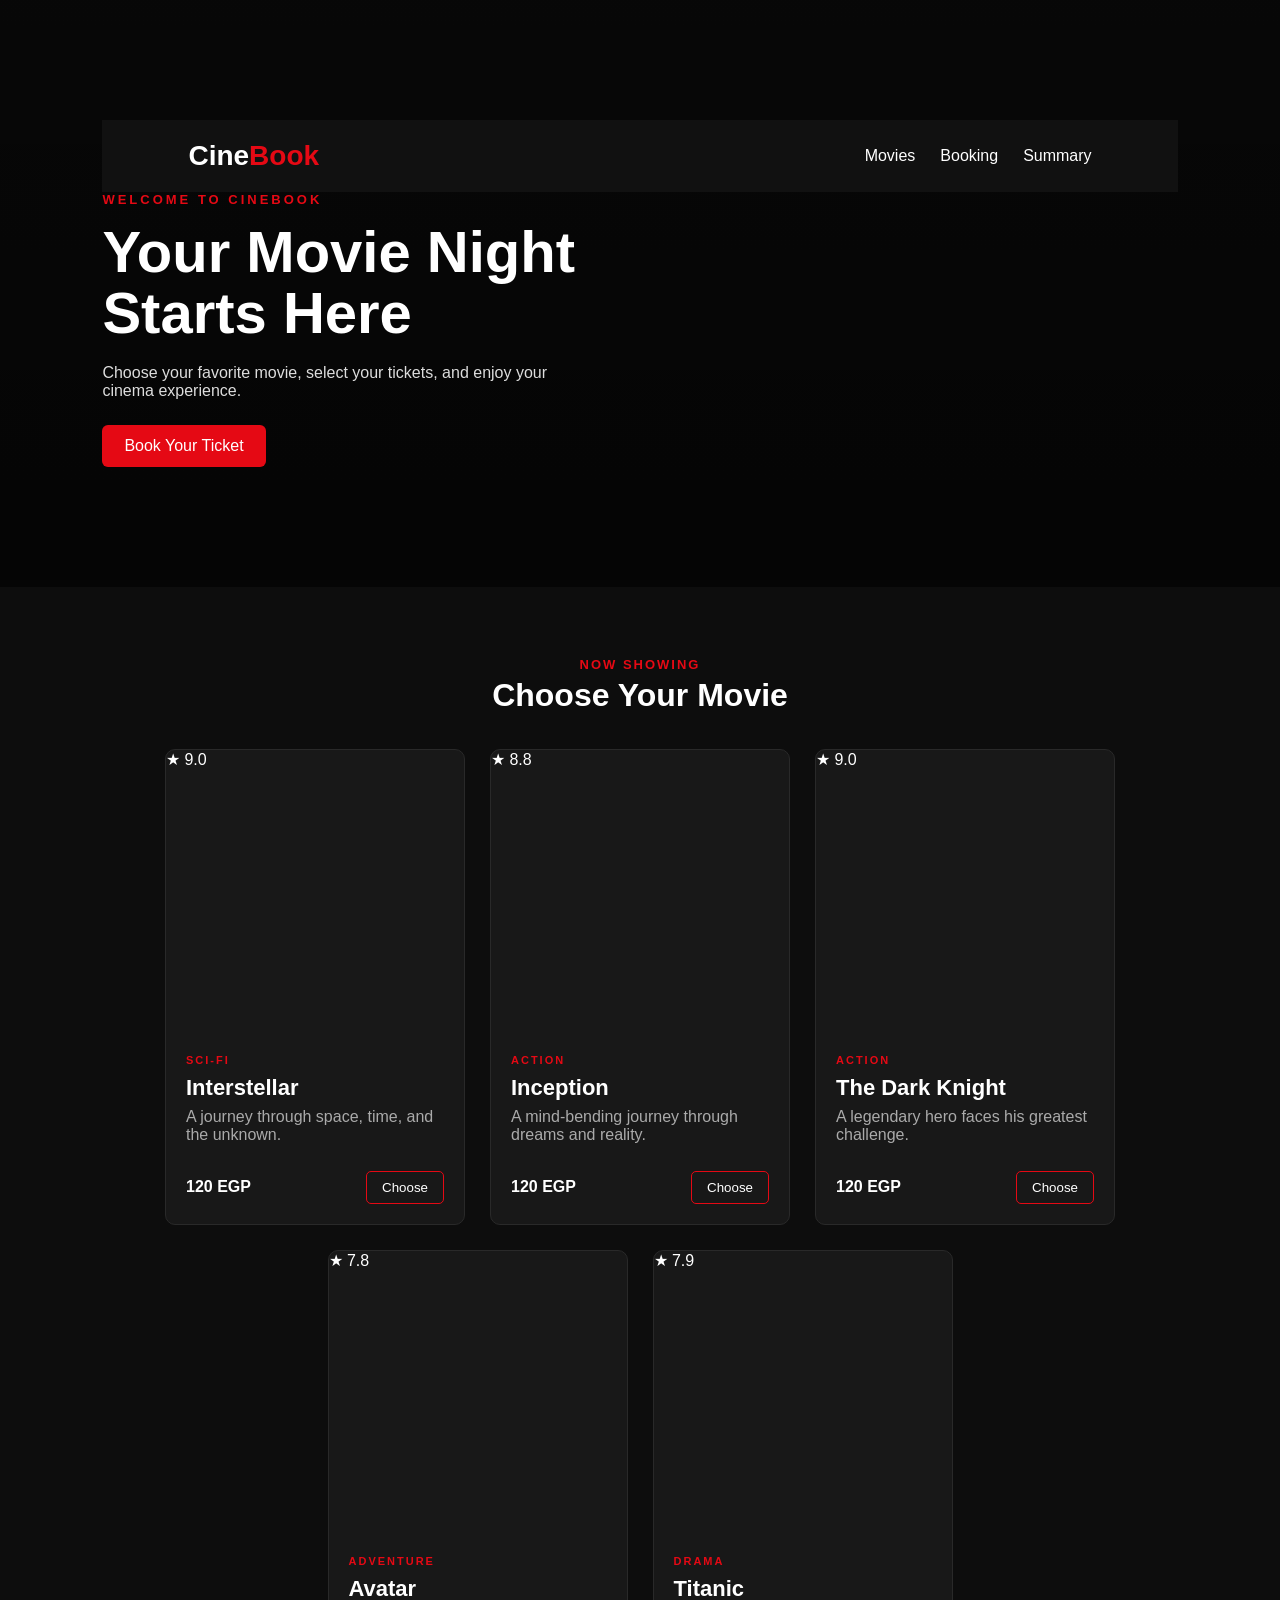
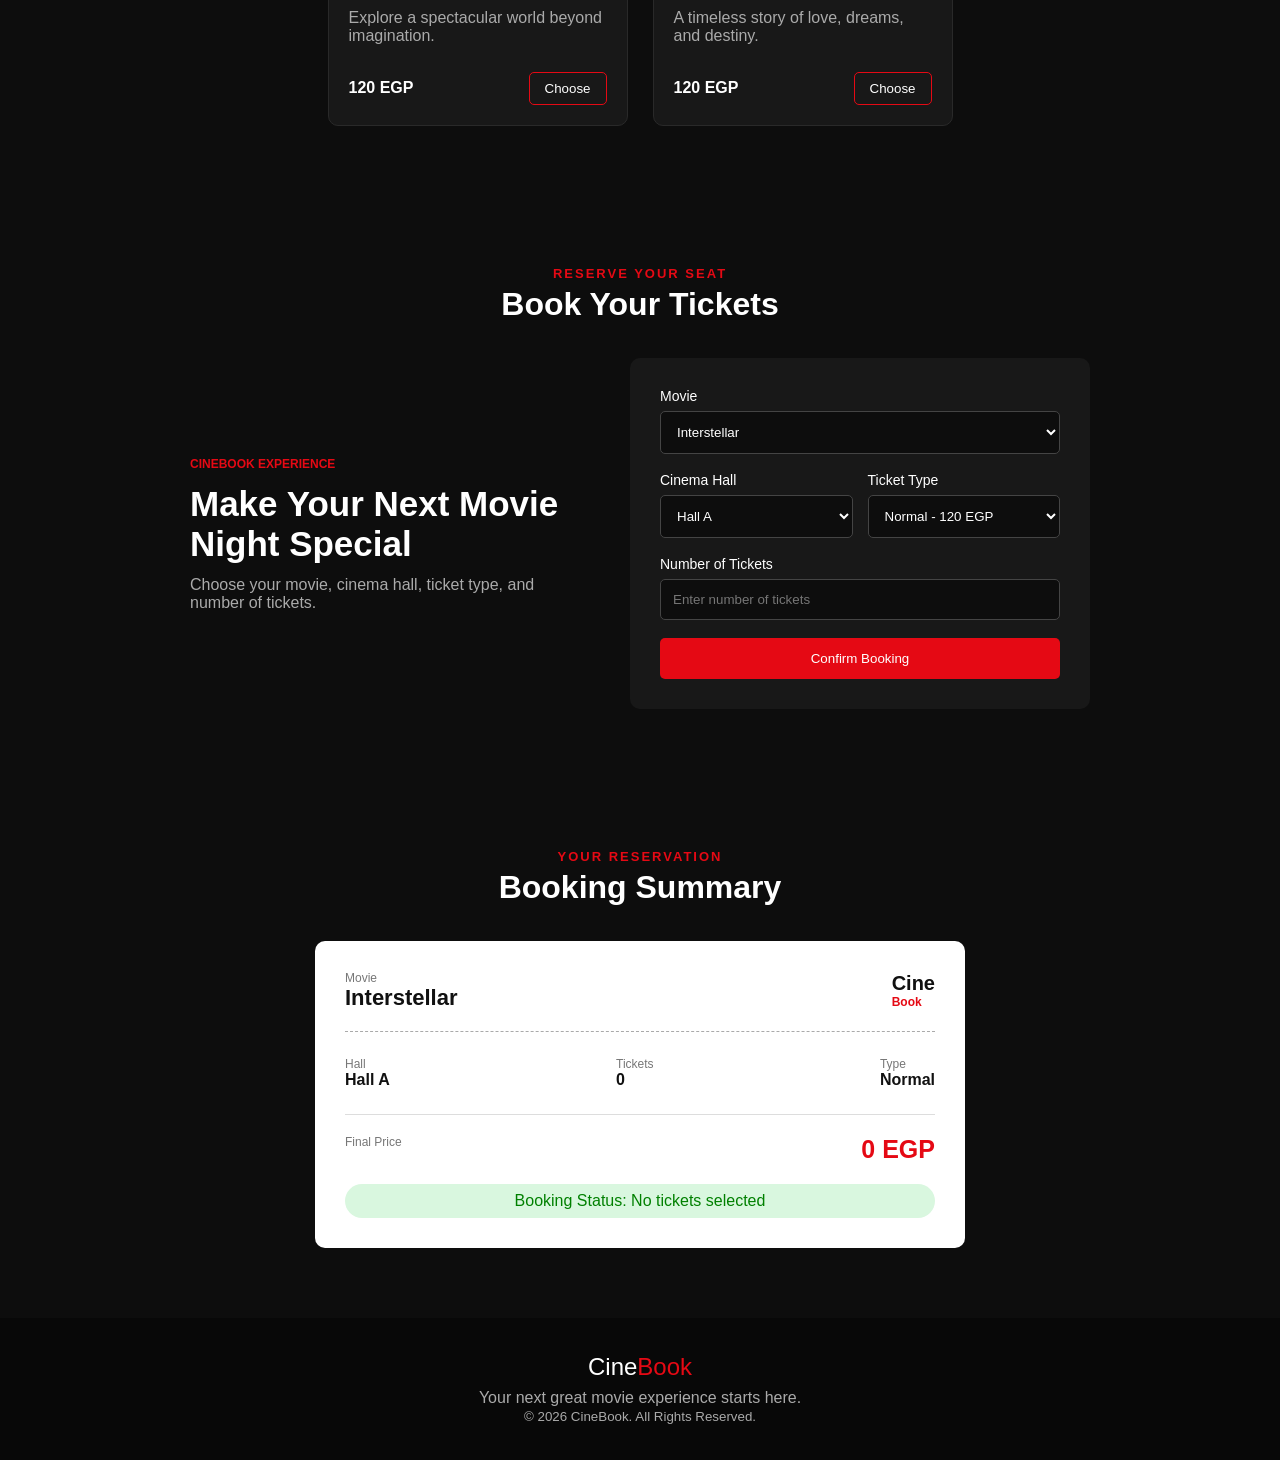
<file: index.html>
<!DOCTYPE html>
<html lang="en">

<head>
    <meta charset="UTF-8">
    <meta name="viewport" content="width=device-width, initial-scale=1.0">

    <title>CineBook - Cinema Booking</title>

    <link rel="stylesheet" href="style.css">
</head>

<body>

    <!-- ==================== HERO ==================== -->

    <header class="hero">

        <nav class="navbar">

            <h1 class="logo">
                Cine<span>Book</span>
            </h1>

            <ul class="nav-links">
                <li><a href="#movies">Movies</a></li>
                <li><a href="#booking">Booking</a></li>
                <li><a href="#summary">Summary</a></li>
            </ul>

        </nav>


        <div class="hero-content">

            <p class="small-title">
                WELCOME TO CINEBOOK
            </p>

            <h2>
                Your Movie Night Starts Here
            </h2>

            <p>
                Choose your favorite movie, select your tickets,
                and enjoy your cinema experience.
            </p>

            <a href="#booking" class="hero-button">
                Book Your Ticket
            </a>

        </div>

    </header>


    <main>

        <!-- ==================== MOVIES ==================== -->

        <section id="movies" class="movies-section">

            <div class="section-heading">

                <p>NOW SHOWING</p>

                <h2>
                    Choose Your Movie
                </h2>

            </div>


            <div class="movies-container">


                <!-- Movie 1 -->

                <article class="movie-card">

                    <div class="movie-image interstellar-image">

                        <span class="rating">
                            ★ 9.0
                        </span>

                    </div>


                    <div class="movie-info">

                        <span class="genre">
                            SCI-FI
                        </span>

                        <h3>
                            Interstellar
                        </h3>

                        <p>
                            A journey through space, time, and the unknown.
                        </p>


                        <div class="movie-bottom">

                            <span>
                                120 EGP
                            </span>

                            <button
                                type="button"
                                class="choose-btn">
                                Choose
                            </button>

                        </div>

                    </div>

                </article>


                <!-- Movie 2 -->

                <article class="movie-card">

                    <div class="movie-image inception-image">

                        <span class="rating">
                            ★ 8.8
                        </span>

                    </div>


                    <div class="movie-info">

                        <span class="genre">
                            ACTION
                        </span>

                        <h3>
                            Inception
                        </h3>

                        <p>
                            A mind-bending journey through dreams and reality.
                        </p>


                        <div class="movie-bottom">

                            <span>
                                120 EGP
                            </span>

                            <button
                                type="button"
                                class="choose-btn">
                                Choose
                            </button>

                        </div>

                    </div>

                </article>


                <!-- Movie 3 -->

                <article class="movie-card">

                    <div class="movie-image dark-knight-image">

                        <span class="rating">
                            ★ 9.0
                        </span>

                    </div>


                    <div class="movie-info">

                        <span class="genre">
                            ACTION
                        </span>

                        <h3>
                            The Dark Knight
                        </h3>

                        <p>
                            A legendary hero faces his greatest challenge.
                        </p>


                        <div class="movie-bottom">

                            <span>
                                120 EGP
                            </span>

                            <button
                                type="button"
                                class="choose-btn">
                                Choose
                            </button>

                        </div>

                    </div>

                </article>


                <!-- Movie 4 -->

                <article class="movie-card">

                    <div class="movie-image avatar-image">

                        <span class="rating">
                            ★ 7.8
                        </span>

                    </div>


                    <div class="movie-info">

                        <span class="genre">
                            ADVENTURE
                        </span>

                        <h3>
                            Avatar
                        </h3>

                        <p>
                            Explore a spectacular world beyond imagination.
                        </p>


                        <div class="movie-bottom">

                            <span>
                                120 EGP
                            </span>

                            <button
                                type="button"
                                class="choose-btn">
                                Choose
                            </button>

                        </div>

                    </div>

                </article>


                <!-- Movie 5 -->

                <article class="movie-card">

                    <div class="movie-image titanic-image">

                        <span class="rating">
                            ★ 7.9
                        </span>

                    </div>


                    <div class="movie-info">

                        <span class="genre">
                            DRAMA
                        </span>

                        <h3>
                            Titanic
                        </h3>

                        <p>
                            A timeless story of love, dreams, and destiny.
                        </p>


                        <div class="movie-bottom">

                            <span>
                                120 EGP
                            </span>

                            <button
                                type="button"
                                class="choose-btn">
                                Choose
                            </button>

                        </div>

                    </div>

                </article>

            </div>

        </section>


        <!-- ==================== BOOKING ==================== -->

        <section id="booking" class="booking-section">

            <div class="section-heading">

                <p>
                    RESERVE YOUR SEAT
                </p>

                <h2>
                    Book Your Tickets
                </h2>

            </div>


            <div class="booking-wrapper">


                <div class="booking-text">

                    <span>
                        CINEBOOK EXPERIENCE
                    </span>

                    <h3>
                        Make Your Next Movie Night Special
                    </h3>

                    <p>
                        Choose your movie, cinema hall,
                        ticket type, and number of tickets.
                    </p>

                </div>


                <form class="booking-form">


                    <!-- Movie -->

                    <div class="form-group">

                        <label for="movie">
                            Movie
                        </label>

                        <select id="movie">

                            <option value="Interstellar">
                                Interstellar
                            </option>

                            <option value="Inception">
                                Inception
                            </option>

                            <option value="The Dark Knight">
                                The Dark Knight
                            </option>

                            <option value="Avatar">
                                Avatar
                            </option>

                            <option value="Titanic">
                                Titanic
                            </option>

                        </select>

                    </div>


                    <!-- Hall + Ticket Type -->

                    <div class="form-row">


                        <!-- Hall -->

                        <div class="form-group">

                            <label for="hall">
                                Cinema Hall
                            </label>

                            <select id="hall">

                                <option value="Hall A">
                                    Hall A
                                </option>

                                <option value="Hall B">
                                    Hall B
                                </option>

                                <option value="VIP Hall">
                                    VIP Hall
                                </option>

                            </select>

                        </div>


                        <!-- Ticket Type -->

                        <div class="form-group">

                            <label for="ticketType">
                                Ticket Type
                            </label>

                            <select id="ticketType">

                                <option value="Normal">
                                    Normal - 120 EGP
                                </option>

                                <option value="VIP">
                                    VIP - 200 EGP
                                </option>

                            </select>

                        </div>

                    </div>


                    <!-- Number of Tickets -->

                    <div class="form-group">

                        <label for="numberOfTickets">
                            Number of Tickets
                        </label>

                        <input
                            type="number"
                            id="numberOfTickets"
                            min="1"
                            placeholder="Enter number of tickets"
                        >

                    </div>


                    <!-- Submit -->

                    <button
                        class="book-button"
                        type="submit">

                        Confirm Booking

                    </button>

                </form>

            </div>

        </section>


        <!-- ==================== SUMMARY ==================== -->

        <section id="summary" class="summary-section">


            <div class="section-heading">

                <p>
                    YOUR RESERVATION
                </p>

                <h2>
                    Booking Summary
                </h2>

            </div>


            <div class="ticket-card">


                <!-- Movie -->

                <div class="ticket-header">

                    <div>

                        <span>
                            Movie
                        </span>

                        <strong>
                            Interstellar
                        </strong>

                    </div>


                    <div class="ticket-logo">

                        Cine<span>Book</span>

                    </div>

                </div>


                <!-- Details -->

                <div class="ticket-details">


                    <div>

                        <span>
                            Hall
                        </span>

                        <strong>
                            Hall A
                        </strong>

                    </div>


                    <div>

                        <span>
                            Tickets
                        </span>

                        <strong>
                            0
                        </strong>

                    </div>


                    <div>

                        <span>
                            Type
                        </span>

                        <strong>
                            Normal
                        </strong>

                    </div>

                </div>


                <!-- Price -->

                <div class="ticket-price">

                    <span>
                        Final Price
                    </span>

                    <strong>
                        0 EGP
                    </strong>

                </div>


                <!-- Status -->

                <div class="status">

                    Booking Status: No tickets selected

                </div>

            </div>

        </section>

    </main>


    <!-- ==================== FOOTER ==================== -->

    <footer>

        <div class="footer-logo">

            Cine<span>Book</span>

        </div>

        <p>
            Your next great movie experience starts here.
        </p>

        <small>
            © 2026 CineBook. All Rights Reserved.
        </small>

    </footer>


    <!-- JavaScript -->

    <script src="script.js"></script>

</body>

</html>
</file>
<file: style.css>
* {
  margin: 0;
  padding: 0;
  box-sizing: border-box;
  }

body {
font-family: Arial, sans-serif;
background: #0d0d0d;
color: white;
}

/* Navbar */

.navbar {
display: flex;
justify-content: space-between;
align-items: center;
padding: 20px 8%;
background: #111;
}

.logo {
font-size: 28px;
color: white;
}

.logo span {
color: #e50914;
}

.nav-links {
display: flex;
gap: 25px;
list-style: none;
}

.nav-links a {
color: white;
text-decoration: none;
transition: 0.3s;
}

.nav-links a:hover {
color: #e50914;
}

/* Hero */

.hero {
min-height: 550px;
padding: 120px 8%;


background:
    linear-gradient(
        rgba(0, 0, 0, 0.45),
        rgba(0, 0, 0, 0.65)
    ),
    url("https://images.unsplash.com/photo-1489599849927-2ee91cede3ba?w=1400")
    center / cover;


}

.hero-content {
max-width: 650px;
}

.small-title {
color: #e50914;
font-size: 13px;
font-weight: bold;
letter-spacing: 3px;
margin-bottom: 15px;
}

.hero h2 {
font-size: 58px;
line-height: 1.05;
margin-bottom: 20px;
}

.hero-content > p:not(.small-title) {
color: #ddd;
max-width: 500px;
margin-bottom: 25px;
}

.hero-button {
display: inline-block;
background: #e50914;
color: white;
padding: 12px 22px;
text-decoration: none;
border-radius: 6px;
transition: 0.3s;
}

.hero-button:hover {
background: #b80710;
transform: translateY(-2px);
}

/* Sections */

section {
padding: 70px 8%;
}

.section-heading {
text-align: center;
margin-bottom: 35px;
}

.section-heading p {
color: #e50914;
font-size: 13px;
font-weight: bold;
letter-spacing: 2px;
}

.section-heading h2 {
font-size: 32px;
margin-top: 5px;
}

/* Movie Cards */

.movies-container {
display: flex;
justify-content: center;
gap: 25px;
flex-wrap: wrap;
}

.movie-card {
width: 300px;
background: #181818;
border-radius: 10px;
overflow: hidden;
border: 1px solid #292929;
transition: 0.3s;
}

.movie-card:hover {
transform: translateY(-8px);
border-color: #e50914;
box-shadow: 0 15px 30px rgba(0, 0, 0, 0.4);
}

.movie-image {
height: 280px;
background-size: cover;
background-position: center;
transition: 0.4s;
}

.movie-card:hover .movie-image {
transform: scale(1.05);
}

/* Movie Images */

.interstellar-image {
background-image: url("https://images.unsplash.com/photo-1446776811953-b23d57bd21aa?w=600");
}

.inception-image {
background-image: url("https://images.unsplash.com/photo-1519608487953-e999c86e7455?w=600");
}

.dark-knight-image {
background-image: url("https://images.unsplash.com/photo-1485846234645-a62644f84728?w=600");
}

.avatar-image {
background-image: url("https://images.unsplash.com/photo-1448375240586-882707db888b?w=600");
}

.titanic-image {
background-image: url("https://images.unsplash.com/photo-1518834107812-67b0b7c58434?w=600");
}

/* Movie Information */

.movie-info {
padding: 20px;
}

.genre {
color: #e50914;
font-size: 11px;
font-weight: bold;
letter-spacing: 2px;
}

.movie-info h3 {
font-size: 22px;
margin: 7px 0;
}

.movie-info p {
color: #aaa;
min-height: 45px;
}

.movie-bottom {
display: flex;
justify-content: space-between;
align-items: center;
margin-top: 18px;
}

.movie-bottom > span {
font-weight: bold;
}

.choose-btn {
background: transparent;
color: white;
border: 1px solid #e50914;
padding: 8px 15px;
border-radius: 5px;
cursor: pointer;
transition: 0.3s;
}

.choose-btn:hover {
background: #e50914;
}

/* Booking */

.booking-wrapper {
max-width: 900px;
margin: auto;
display: flex;
gap: 40px;
align-items: center;
}

.booking-text {
flex: 1;
}

.booking-text > span {
color: #e50914;
font-size: 12px;
font-weight: bold;
}

.booking-text h3 {
font-size: 35px;
margin: 12px 0;
}

.booking-text p {
color: #aaa;
}

.booking-form {
flex: 1;
background: #181818;
padding: 30px;
border-radius: 10px;
}

.form-group {
margin-bottom: 18px;
}

.form-row {
display: flex;
gap: 15px;
}

.form-row .form-group {
flex: 1;
}

label {
display: block;
margin-bottom: 7px;
font-size: 14px;
}

input,
select {
width: 100%;
padding: 12px;
background: #0d0d0d;
color: white;
border: 1px solid #444;
border-radius: 5px;
}

input:focus,
select:focus {
border-color: #e50914;
outline: none;
}

.book-button {
width: 100%;
background: #e50914;
color: white;
border: none;
padding: 13px;
border-radius: 5px;
cursor: pointer;
transition: 0.3s;
}

.book-button:hover {
background: #b80710;
}

/* Summary */

.ticket-card {
max-width: 650px;
margin: auto;
padding: 30px;
background: white;
color: #111;
border-radius: 10px;
}

.ticket-header {
display: flex;
justify-content: space-between;
align-items: center;
border-bottom: 1px dashed #aaa;
padding-bottom: 20px;
}

.ticket-header span,
.ticket-details span,
.ticket-price span {
display: block;
color: #777;
font-size: 12px;
}

.ticket-header strong {
font-size: 22px;
}

.ticket-logo {
font-weight: bold;
font-size: 20px;
}

.ticket-logo span {
color: #e50914;
}

.ticket-details {
display: flex;
justify-content: space-between;
margin: 25px 0;
}

.ticket-price {
display: flex;
justify-content: space-between;
border-top: 1px solid #ddd;
padding-top: 20px;
}

.ticket-price strong {
color: #e50914;
font-size: 25px;
}

.status {
text-align: center;
margin-top: 20px;
padding: 8px;
background: #d9f7df;
color: green;
border-radius: 20px;
}

/* Footer */

footer {
text-align: center;
padding: 35px;
background: #080808;
color: #aaa;
}

.footer-logo {
font-size: 24px;
color: white;
margin-bottom: 8px;
}

.footer-logo span {
color: #e50914;
}

/* Responsive */

@media (max-width: 800px) {


.navbar {
    flex-direction: column;
    gap: 15px;
}

.hero {
    padding: 100px 8%;
}

.hero h2 {
    font-size: 42px;
}

.booking-wrapper {
    flex-direction: column;
}

.booking-text,
.booking-form {
    width: 100%;
}

.form-row {
    flex-direction: column;
    gap: 0;
}


}

@media (max-width: 500px) {


.nav-links {
    gap: 12px;
}

.hero h2 {
    font-size: 35px;
}

.section-heading h2 {
    font-size: 27px;
}

.movie-card {
    width: 100%;
}

.ticket-details {
    flex-wrap: wrap;
    gap: 20px;
}

}
</file>
